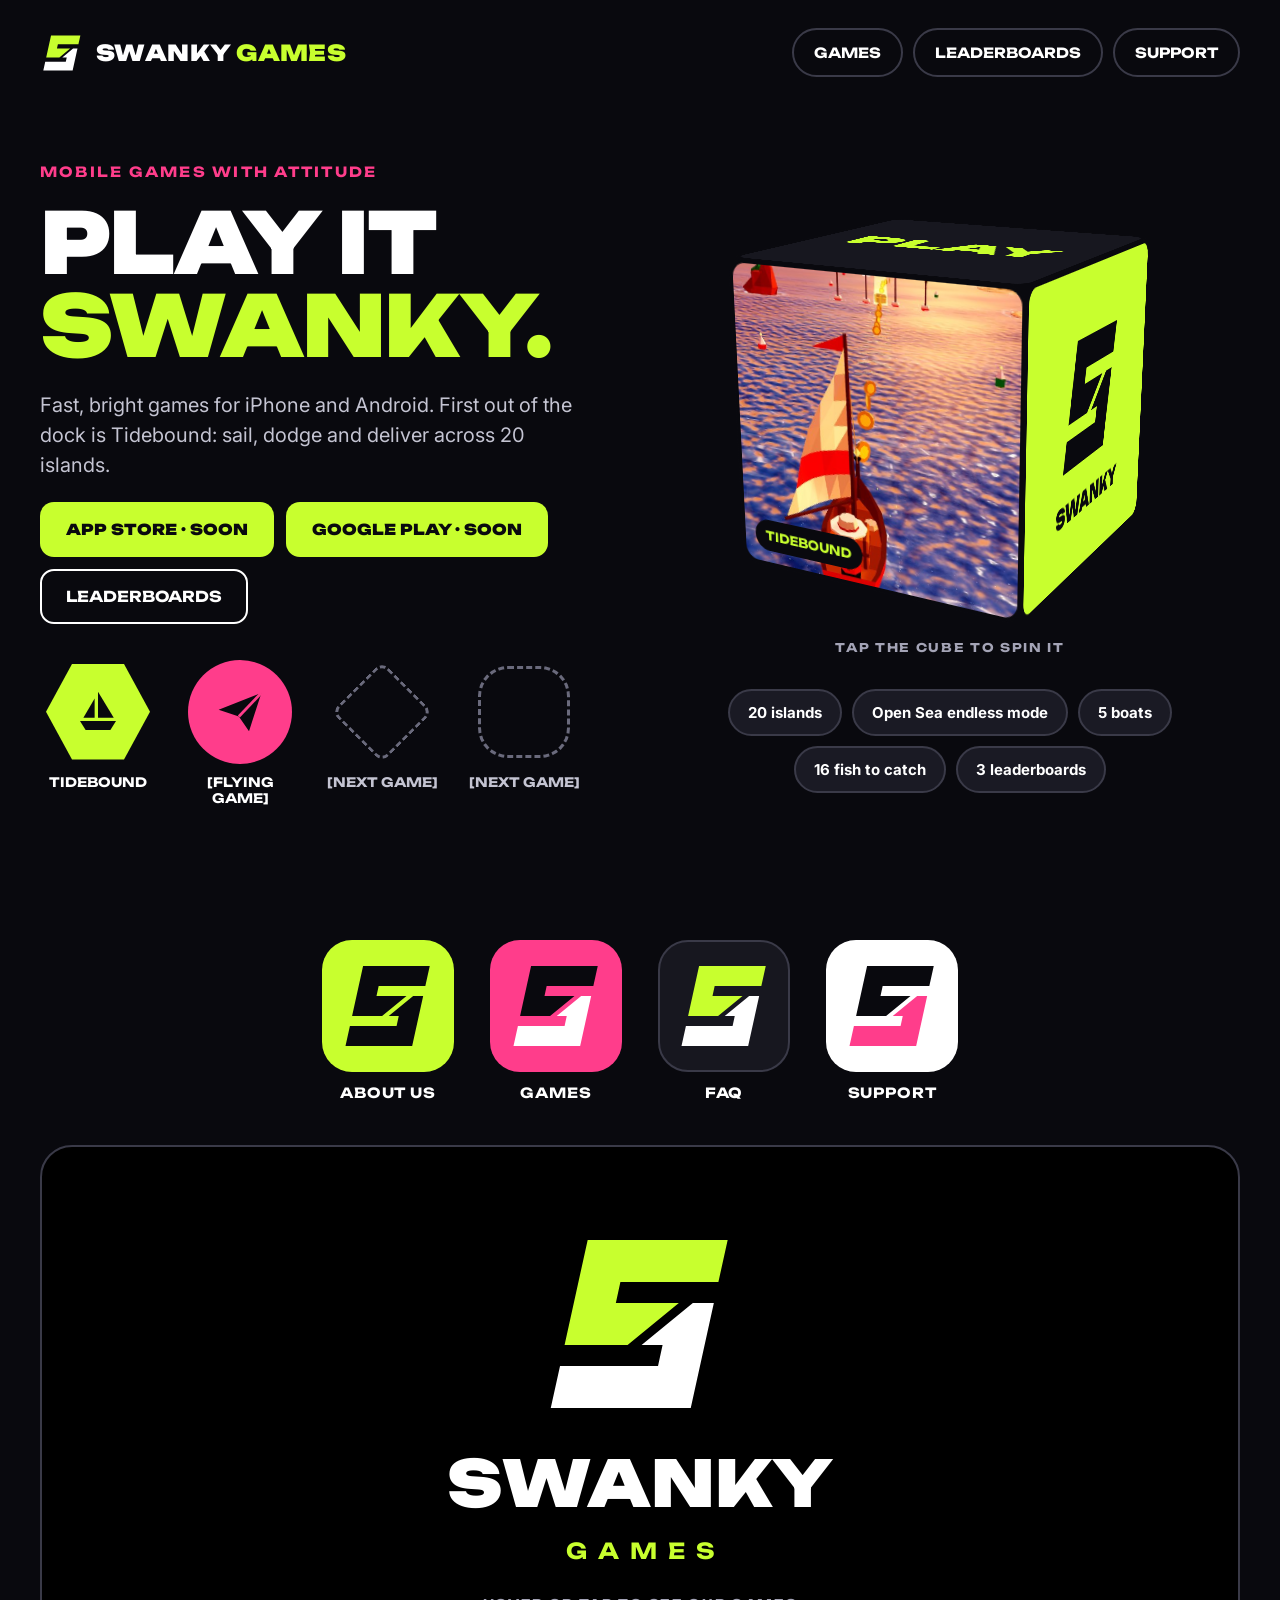
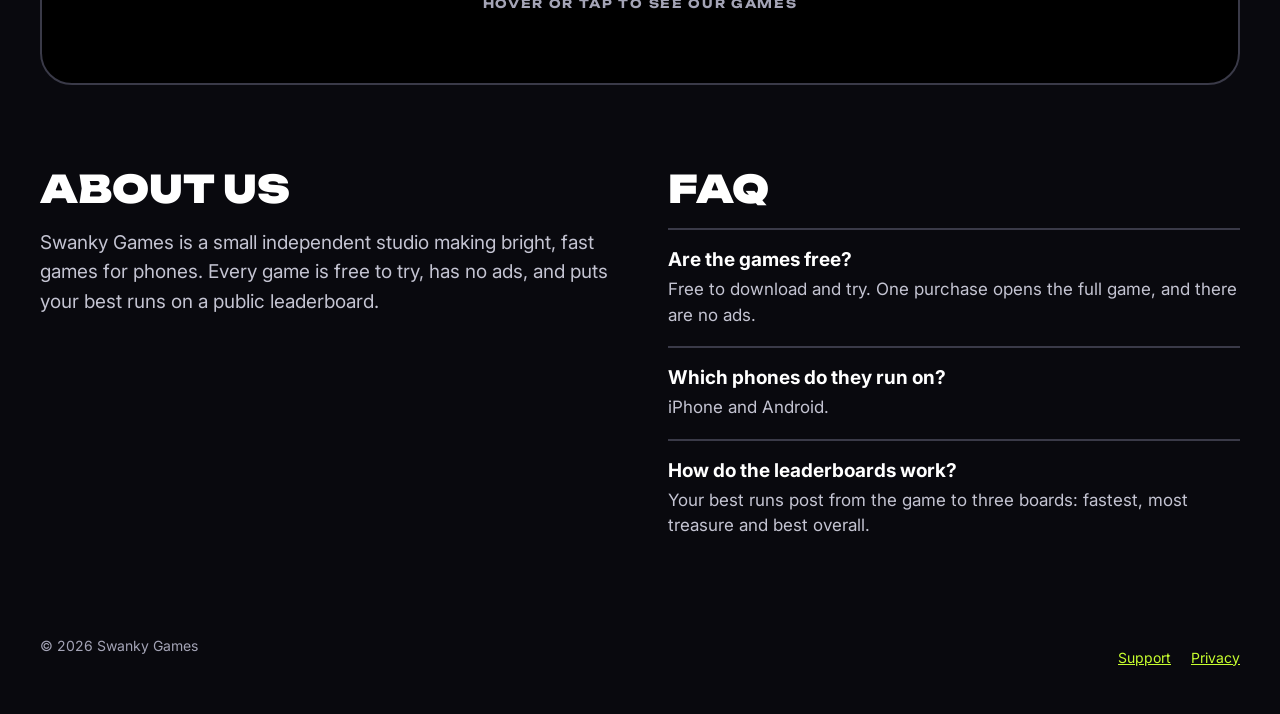
<file: index.html>
<!doctype html>
<html lang="en">
<head>
<meta charset="utf-8">
<meta name="viewport" content="width=device-width, initial-scale=1">
<title>Swanky Games: bright, fast mobile games</title>
<meta name="description" content="Swanky Games makes bright, fast games for iPhone and Android. First up: Tidebound, a sailing game across 20 islands.">
<meta property="og:title" content="Swanky Games: bright, fast mobile games">
<meta property="og:description" content="Swanky Games makes bright, fast games for iPhone and Android. First up: Tidebound, a sailing game across 20 islands.">
<meta property="og:image" content="https://swankygames.xyz/assets/img/tidebound-sunset.jpg">
<meta name="theme-color" content="#09090e">
<link rel="icon" href="/favicon.svg" type="image/svg+xml">
<link rel="preconnect" href="https://fonts.googleapis.com">
<link rel="preconnect" href="https://fonts.gstatic.com" crossorigin>
<link rel="stylesheet" href="https://fonts.googleapis.com/css2?family=Unbounded:wght@500;700;900&family=Inter:wght@400;500;700&display=swap">
<link rel="stylesheet" href="/assets/site.css">
</head>
<body>
<div style="background: #09090e; color: #ffffff; font-family: 'Inter', sans-serif">

<div style="min-height: 900px; box-sizing: border-box; padding: 28px 40px 36px; display: flex; flex-direction: column; gap: 28px">
<header style="display: flex; flex-wrap: wrap; align-items: center; justify-content: space-between; gap: 16px">
<a href="/" class="pop" style="display: flex; align-items: center; gap: 12px; color: #ffffff; text-decoration: none">
<svg viewBox="0 0 120 120" width="44" height="44" aria-hidden="true">
<polygon points="30.1,12.0 110.1,12.0 104.8,36.0 48.8,36.0 46.2,48.0 82.2,48.0 52.9,72.0 16.9,72.0" fill="#c8ff2e"></polygon>
<polygon points="102.2,48.0 89.0,108.0 9.0,108.0 14.3,84.0 70.3,84.0 72.9,72.0 60.9,72.0 90.2,48.0" fill="#ffffff"></polygon>
</svg>
<span style="font-family: 'Unbounded', sans-serif; font-size: 22px; font-weight: 900; letter-spacing: 0.02em">SWANKY<span style="color: #c8ff2e"> GAMES</span></span>
</a>
<nav style="display: flex; flex-wrap: wrap; gap: 10px; font-family: 'Unbounded', sans-serif; font-size: 14px; font-weight: 700">
<a href="#hub" class="pop chip" style="color: #ffffff; text-decoration: none; padding: 14px 20px; border: 2px solid #3a3a48; border-radius: 999px">GAMES</a>
<a href="#boards" class="pop chip" style="color: #ffffff; text-decoration: none; padding: 14px 20px; border: 2px solid #3a3a48; border-radius: 999px">LEADERBOARDS</a>
<a href="/support" class="pop chip" style="color: #ffffff; text-decoration: none; padding: 14px 20px; border: 2px solid #3a3a48; border-radius: 999px">SUPPORT</a>
</nav>
</header>

<main id="top" style="flex: 1; display: flex; flex-wrap: wrap; align-items: center; gap: 40px">

<div style="flex: 1 1 460px; display: flex; flex-direction: column; gap: 22px">
<p style="margin: 0; font-family: 'Unbounded', sans-serif; font-size: 14px; font-weight: 700; letter-spacing: 0.16em; color: #ff3d8b">MOBILE GAMES WITH ATTITUDE</p>
<h1 style="margin: 0; font-family: 'Unbounded', sans-serif; font-size: clamp(44px, 6.6vw, 100px); line-height: 0.98; font-weight: 900; letter-spacing: -0.02em">PLAY IT<br><span style="color: #c8ff2e">SWANKY.</span></h1>
<p style="margin: 0; font-size: 20px; line-height: 1.5; color: #c4c4d2; max-width: 27em">Fast, bright games for iPhone and Android. First out of the dock is Tidebound: sail, dodge and deliver across 20 islands.</p>
<div style="display: flex; flex-wrap: wrap; gap: 12px">
<a href="#" class="pop cta" style="display: inline-block; background: #c8ff2e; color: #09090e; font-family: 'Unbounded', sans-serif; font-size: 15px; font-weight: 900; text-decoration: none; padding: 18px 26px; border-radius: 14px">APP STORE · SOON</a>
<a href="#" class="pop cta" style="display: inline-block; background: #c8ff2e; color: #09090e; font-family: 'Unbounded', sans-serif; font-size: 15px; font-weight: 900; text-decoration: none; padding: 18px 26px; border-radius: 14px">GOOGLE PLAY · SOON</a>
<a id="boards" href="#" class="pop chip" style="display: inline-block; border: 2px solid #ffffff; color: #ffffff; font-family: 'Unbounded', sans-serif; font-size: 15px; font-weight: 700; text-decoration: none; padding: 16px 24px; border-radius: 14px">LEADERBOARDS</a>
</div>

<div id="lineup" style="display: flex; flex-wrap: wrap; align-items: flex-start; gap: 26px; margin-top: 14px">
<a href="/tidebound" class="pop" style="display: flex; flex-direction: column; align-items: center; gap: 10px; color: #ffffff; text-decoration: none; width: 116px">
<span style="width: 104px; height: 104px; background: #c8ff2e; clip-path: polygon(25% 4%, 75% 4%, 100% 50%, 75% 96%, 25% 96%, 0 50%); display: flex; align-items: center; justify-content: center">
<svg viewBox="0 0 48 48" width="54" height="54" aria-hidden="true"><path d="M8 32 H40 L35 40 H13 Z" fill="#09090e"></path><path d="M24 6 V29 H38 Z" fill="#09090e"></path><path d="M21 12 V29 H11 Z" fill="#09090e"></path></svg>
</span>
<span style="font-family: 'Unbounded', sans-serif; font-size: 13px; font-weight: 700; text-align: center">TIDEBOUND</span>
</a>
<a href="#" class="pop" style="display: flex; flex-direction: column; align-items: center; gap: 10px; color: #ffffff; text-decoration: none; width: 116px">
<span style="width: 104px; height: 104px; background: #ff3d8b; border-radius: 50%; display: flex; align-items: center; justify-content: center">
<svg viewBox="0 0 48 48" width="54" height="54" aria-hidden="true"><path d="M5 22 L43 7 L32 41 L23 28 Z" fill="#09090e"></path><path d="M23 28 L43 7" stroke="#ff3d8b" stroke-width="2.5"></path></svg>
</span>
<span style="font-family: 'Unbounded', sans-serif; font-size: 13px; font-weight: 700; text-align: center">[FLYING GAME]</span>
</a>
<a href="#" class="pop" style="display: flex; flex-direction: column; align-items: center; gap: 10px; color: #c4c4d2; text-decoration: none; width: 116px">
<span style="width: 104px; height: 104px; display: flex; align-items: center; justify-content: center">
<span style="width: 72px; height: 72px; border: 3px dashed #6a6a7c; transform: rotate(45deg); border-radius: 10px; box-sizing: border-box"></span>
</span>
<span style="font-family: 'Unbounded', sans-serif; font-size: 13px; font-weight: 700; text-align: center">[NEXT GAME]</span>
</a>
<a href="#" class="pop" style="display: flex; flex-direction: column; align-items: center; gap: 10px; color: #c4c4d2; text-decoration: none; width: 116px">
<span style="width: 104px; height: 104px; display: flex; align-items: center; justify-content: center">
<span style="width: 92px; height: 92px; border: 3px dashed #6a6a7c; border-radius: 30px; box-sizing: border-box"></span>
</span>
<span style="font-family: 'Unbounded', sans-serif; font-size: 13px; font-weight: 700; text-align: center">[NEXT GAME]</span>
</a>
</div>
</div>


<div style="flex: 1 1 460px; display: flex; flex-direction: column; gap: 34px; align-items: center">
<button type="button" id="swCube" aria-label="Spin the cube" class="sw-scene" style="background: none; border: 0; padding: 0; cursor: pointer; display: block; width: 300px; height: 300px; margin: 70px 0 60px">
<div class="sw-tilt" style="width: 300px; height: 300px">
<div class="sw-spin" style="width: 300px; height: 300px">
<div class="sw-cube">
<div class="sw-face" style="transform: rotateY(0deg) translateZ(150px); background: #1b1560"><img src="/assets/img/tidebound-sunset.jpg" alt="Tidebound: sailing into the sunset" style="width: 100%; height: 100%; object-fit: cover; display: block"><span style="position: absolute; left: 12px; bottom: 12px; background: #09090e; color: #c8ff2e; font-family: 'Unbounded', sans-serif; font-size: 13px; font-weight: 700; padding: 8px 12px; border-radius: 999px">TIDEBOUND</span></div>
<div class="sw-face" style="transform: rotateY(90deg) translateZ(150px); background: #c8ff2e"><div style="display: flex; flex-direction: column; align-items: center; justify-content: center; gap: 10px; width: 100%; height: 100%"><svg viewBox="0 0 120 120" width="150" height="150" aria-hidden="true">
<polygon points="30.1,12.0 110.1,12.0 104.8,36.0 48.8,36.0 46.2,48.0 82.2,48.0 52.9,72.0 16.9,72.0" fill="#09090e"></polygon>
<polygon points="102.2,48.0 89.0,108.0 9.0,108.0 14.3,84.0 70.3,84.0 72.9,72.0 60.9,72.0 90.2,48.0" fill="#09090e"></polygon>
</svg><span style="font-family: 'Unbounded', sans-serif; font-size: 26px; font-weight: 900; color: #09090e">SWANKY</span></div></div>
<div class="sw-face" style="transform: rotateY(180deg) translateZ(150px); background: #1b1560"><img src="/assets/img/tidebound-violet.jpg" alt="Tidebound: violet dusk with a dolphin" style="width: 100%; height: 100%; object-fit: cover; display: block"><span style="position: absolute; left: 12px; bottom: 12px; background: #09090e; color: #c8ff2e; font-family: 'Unbounded', sans-serif; font-size: 13px; font-weight: 700; padding: 8px 12px; border-radius: 999px">20 ISLANDS</span></div>
<div class="sw-face" style="transform: rotateY(-90deg) translateZ(150px); background: #ff3d8b"><div style="display: flex; flex-direction: column; align-items: center; justify-content: center; gap: 10px; width: 100%; height: 100%"><svg viewBox="0 0 48 48" width="120" height="120" aria-hidden="true"><path d="M5 22 L43 7 L32 41 L23 28 Z" fill="#09090e"></path></svg><span style="font-family: 'Unbounded', sans-serif; font-size: 18px; font-weight: 900; color: #09090e">[FLYING GAME]</span><span style="font-family: 'Unbounded', sans-serif; font-size: 12px; font-weight: 700; color: #09090e">NEXT UP</span></div></div>
<div class="sw-face" style="transform: rotateX(90deg) translateZ(150px); background: #17171f"><div style="display: flex; flex-direction: column; align-items: center; justify-content: center; gap: 10px; width: 100%; height: 100%"><span style="font-family: 'Unbounded', sans-serif; font-size: 64px; font-weight: 900; color: #c8ff2e">PLAY</span></div></div>
<div class="sw-face" style="transform: rotateX(-90deg) translateZ(150px); background: #17171f"></div>
</div>
</div>
</div>
</button>
<p style="margin: 0; font-family: 'Unbounded', sans-serif; font-size: 12px; font-weight: 700; letter-spacing: 0.14em; color: #a4a4b6">TAP THE CUBE TO SPIN IT</p>
<div style="display: flex; flex-wrap: wrap; gap: 10px; justify-content: center">
<a href="#" class="pop chip" style="background: #1a1a24; color: #ffffff; font-size: 15px; font-weight: 700; text-decoration: none; padding: 12px 18px; border-radius: 999px; border: 2px solid #3a3a48">20 islands</a>
<a href="#" class="pop chip" style="background: #1a1a24; color: #ffffff; font-size: 15px; font-weight: 700; text-decoration: none; padding: 12px 18px; border-radius: 999px; border: 2px solid #3a3a48">Open Sea endless mode</a>
<a href="#" class="pop chip" style="background: #1a1a24; color: #ffffff; font-size: 15px; font-weight: 700; text-decoration: none; padding: 12px 18px; border-radius: 999px; border: 2px solid #3a3a48">5 boats</a>
<a href="#" class="pop chip" style="background: #1a1a24; color: #ffffff; font-size: 15px; font-weight: 700; text-decoration: none; padding: 12px 18px; border-radius: 999px; border: 2px solid #3a3a48">16 fish to catch</a>
<a href="#" class="pop chip" style="background: #1a1a24; color: #ffffff; font-size: 15px; font-weight: 700; text-decoration: none; padding: 12px 18px; border-radius: 999px; border: 2px solid #3a3a48">3 leaderboards</a>
</div>
</div>

</main>
</div>

<section id="hub" style="max-width: 1240px; margin: 0 auto; padding: 40px 40px 80px; display: flex; flex-direction: column; gap: 44px">
<nav aria-label="Sections" style="display: flex; flex-wrap: wrap; justify-content: center; gap: 36px">
<a href="#about" class="pop" style="display: flex; flex-direction: column; align-items: center; gap: 12px; color: #ffffff; text-decoration: none"><span style="width: 132px; height: 132px; border-radius: 30px; background: #c8ff2e; box-sizing: border-box; display: flex; align-items: center; justify-content: center"><svg viewBox="0 0 120 120" width="100" height="100" aria-hidden="true">
<polygon points="30.1,12.0 110.1,12.0 104.8,36.0 48.8,36.0 46.2,48.0 82.2,48.0 52.9,72.0 16.9,72.0" fill="#09090e"></polygon>
<polygon points="102.2,48.0 89.0,108.0 9.0,108.0 14.3,84.0 70.3,84.0 72.9,72.0 60.9,72.0 90.2,48.0" fill="#09090e"></polygon>
</svg></span><span style="font-family: 'Unbounded', sans-serif; font-size: 14px; font-weight: 700; letter-spacing: 0.06em">ABOUT US</span></a>
<a href="#games" class="pop" style="display: flex; flex-direction: column; align-items: center; gap: 12px; color: #ffffff; text-decoration: none"><span style="width: 132px; height: 132px; border-radius: 30px; background: #ff3d8b; box-sizing: border-box; display: flex; align-items: center; justify-content: center"><svg viewBox="0 0 120 120" width="100" height="100" aria-hidden="true">
<polygon points="30.1,12.0 110.1,12.0 104.8,36.0 48.8,36.0 46.2,48.0 82.2,48.0 52.9,72.0 16.9,72.0" fill="#09090e"></polygon>
<polygon points="102.2,48.0 89.0,108.0 9.0,108.0 14.3,84.0 70.3,84.0 72.9,72.0 60.9,72.0 90.2,48.0" fill="#ffffff"></polygon>
</svg></span><span style="font-family: 'Unbounded', sans-serif; font-size: 14px; font-weight: 700; letter-spacing: 0.06em">GAMES</span></a>
<a href="#faq" class="pop" style="display: flex; flex-direction: column; align-items: center; gap: 12px; color: #ffffff; text-decoration: none"><span style="width: 132px; height: 132px; border-radius: 30px; background: #17171f; border: 2px solid #3a3a48; box-sizing: border-box; display: flex; align-items: center; justify-content: center"><svg viewBox="0 0 120 120" width="100" height="100" aria-hidden="true">
<polygon points="30.1,12.0 110.1,12.0 104.8,36.0 48.8,36.0 46.2,48.0 82.2,48.0 52.9,72.0 16.9,72.0" fill="#c8ff2e"></polygon>
<polygon points="102.2,48.0 89.0,108.0 9.0,108.0 14.3,84.0 70.3,84.0 72.9,72.0 60.9,72.0 90.2,48.0" fill="#ffffff"></polygon>
</svg></span><span style="font-family: 'Unbounded', sans-serif; font-size: 14px; font-weight: 700; letter-spacing: 0.06em">FAQ</span></a>
<a href="/support" class="pop" style="display: flex; flex-direction: column; align-items: center; gap: 12px; color: #ffffff; text-decoration: none"><span style="width: 132px; height: 132px; border-radius: 30px; background: #ffffff; box-sizing: border-box; display: flex; align-items: center; justify-content: center"><svg viewBox="0 0 120 120" width="100" height="100" aria-hidden="true">
<polygon points="30.1,12.0 110.1,12.0 104.8,36.0 48.8,36.0 46.2,48.0 82.2,48.0 52.9,72.0 16.9,72.0" fill="#09090e"></polygon>
<polygon points="102.2,48.0 89.0,108.0 9.0,108.0 14.3,84.0 70.3,84.0 72.9,72.0 60.9,72.0 90.2,48.0" fill="#ff3d8b"></polygon>
</svg></span><span style="font-family: 'Unbounded', sans-serif; font-size: 14px; font-weight: 700; letter-spacing: 0.06em">SUPPORT</span></a>
</nav>
<div id="games" class="sw-flip" tabindex="0">
<div class="sw-flip-inner">
<div class="sw-flip-face sw-flip-front" style="background: #000000; border: 2px solid #3a3a48; display: flex; flex-direction: column; align-items: center; justify-content: center; gap: 22px">
<svg viewBox="0 0 120 120" width="210" height="210" aria-hidden="true">
<polygon points="30.1,12.0 110.1,12.0 104.8,36.0 48.8,36.0 46.2,48.0 82.2,48.0 52.9,72.0 16.9,72.0" fill="#c8ff2e"></polygon>
<polygon points="102.2,48.0 89.0,108.0 9.0,108.0 14.3,84.0 70.3,84.0 72.9,72.0 60.9,72.0 90.2,48.0" fill="#ffffff"></polygon>
</svg>
<div style="font-family: 'Unbounded', sans-serif; font-size: 64px; font-weight: 900; line-height: 1">SWANKY</div>
<div style="font-family: 'Unbounded', sans-serif; font-size: 22px; font-weight: 700; letter-spacing: 0.5em; color: #c8ff2e; margin-right: -0.5em">GAMES</div>
<div style="font-family: 'Unbounded', sans-serif; font-size: 12px; font-weight: 700; letter-spacing: 0.14em; color: #a4a4b6; margin-top: 10px">HOVER OR TAP TO SEE OUR GAMES</div>
</div>
<div class="sw-flip-face sw-flip-back" style="background: #c8ff2e; color: #09090e; padding: 32px; display: flex; flex-direction: column; gap: 20px">
<div style="font-family: 'Unbounded', sans-serif; font-size: 34px; font-weight: 900">OUR GAMES</div>
<div style="flex: 1; display: flex; flex-wrap: wrap; gap: 20px; align-items: stretch">
<a href="/tidebound" class="pop" style="flex: 1 1 300px; max-width: 460px; background: #09090e; color: #ffffff; text-decoration: none; border-radius: 24px; padding: 18px; display: flex; gap: 18px; align-items: center"><img src="/assets/img/tidebound-sunset.jpg" alt="Tidebound gameplay at sunset" style="width: 150px; height: 266px; object-fit: cover; border-radius: 18px; display: block"><span style="display: flex; flex-direction: column; gap: 10px"><span style="font-family: 'Unbounded', sans-serif; font-size: 24px; font-weight: 900">TIDEBOUND</span><span style="font-size: 16px; line-height: 1.45; color: #c4c4d2">Sail, dodge and deliver across 20 islands. Free to try.</span><span style="font-family: 'Unbounded', sans-serif; font-size: 13px; font-weight: 700; color: #c8ff2e">VIEW GAME</span></span></a>
<a href="#" class="pop" style="flex: 1 1 300px; max-width: 460px; background: #09090e; color: #ffffff; text-decoration: none; border-radius: 24px; padding: 18px; display: flex; gap: 18px; align-items: center"><span style="width: 150px; height: 266px; border: 3px dashed #6a6a7c; border-radius: 18px; box-sizing: border-box; display: flex; align-items: center; justify-content: center; color: #c4c4d2; font-size: 13px; font-weight: 700; text-align: center; padding: 10px">[SCREENSHOT]</span><span style="display: flex; flex-direction: column; gap: 10px"><span style="font-family: 'Unbounded', sans-serif; font-size: 24px; font-weight: 900">[FLYING GAME]</span><span style="font-size: 16px; line-height: 1.45; color: #c4c4d2">Our next game takes to the air.</span><span style="font-family: 'Unbounded', sans-serif; font-size: 13px; font-weight: 700; color: #c8ff2e">COMING SOON</span></span></a>
</div>
</div>
</div>
</div>
</section>

<section style="max-width: 1240px; margin: 0 auto; padding: 0 40px 80px; display: flex; flex-wrap: wrap; gap: 56px">
<div id="about" style="flex: 1 1 380px; display: flex; flex-direction: column; gap: 16px">
<h2 style="margin: 0; font-family: 'Unbounded', sans-serif; font-size: 38px; font-weight: 900">ABOUT US</h2>
<p style="margin: 0; font-size: 19px; line-height: 1.55; color: #c4c4d2">Swanky Games is a small independent studio making bright, fast games for phones. Every game is free to try, has no ads, and puts your best runs on a public leaderboard.</p>
</div>
<div id="faq" style="flex: 1 1 380px; display: flex; flex-direction: column">
<h2 style="margin: 0 0 16px; font-family: 'Unbounded', sans-serif; font-size: 38px; font-weight: 900">FAQ</h2>
<div style="border-top: 2px solid #3a3a48; padding: 18px 0"><h3 style="margin: 0 0 6px; font-size: 19px; font-weight: 700">Are the games free?</h3><p style="margin: 0; font-size: 17px; line-height: 1.5; color: #c4c4d2">Free to download and try. One purchase opens the full game, and there are no ads.</p></div>
<div style="border-top: 2px solid #3a3a48; padding: 18px 0"><h3 style="margin: 0 0 6px; font-size: 19px; font-weight: 700">Which phones do they run on?</h3><p style="margin: 0; font-size: 17px; line-height: 1.5; color: #c4c4d2">iPhone and Android.</p></div>
<div style="border-top: 2px solid #3a3a48; padding: 18px 0"><h3 style="margin: 0 0 6px; font-size: 19px; font-weight: 700">How do the leaderboards work?</h3><p style="margin: 0; font-size: 17px; line-height: 1.5; color: #c4c4d2">Your best runs post from the game to three boards: fastest, most treasure and best overall.</p></div>
</div>
</section>

<div style="padding: 0 40px 36px">
<footer id="support" style="display: flex; flex-wrap: wrap; justify-content: space-between; gap: 12px; font-size: 14px; color: #a4a4b6">
<span>&copy; 2026 Swanky Games</span>
<span style="display: flex; flex-wrap: wrap; gap: 20px"><a href="/support" style="padding: 12px 0">Support</a><a href="/privacy" style="padding: 12px 0">Privacy</a></span>
</footer>
</div>

</div>
<script src="/assets/site.js" defer></script>
</body>
</html>
</file>
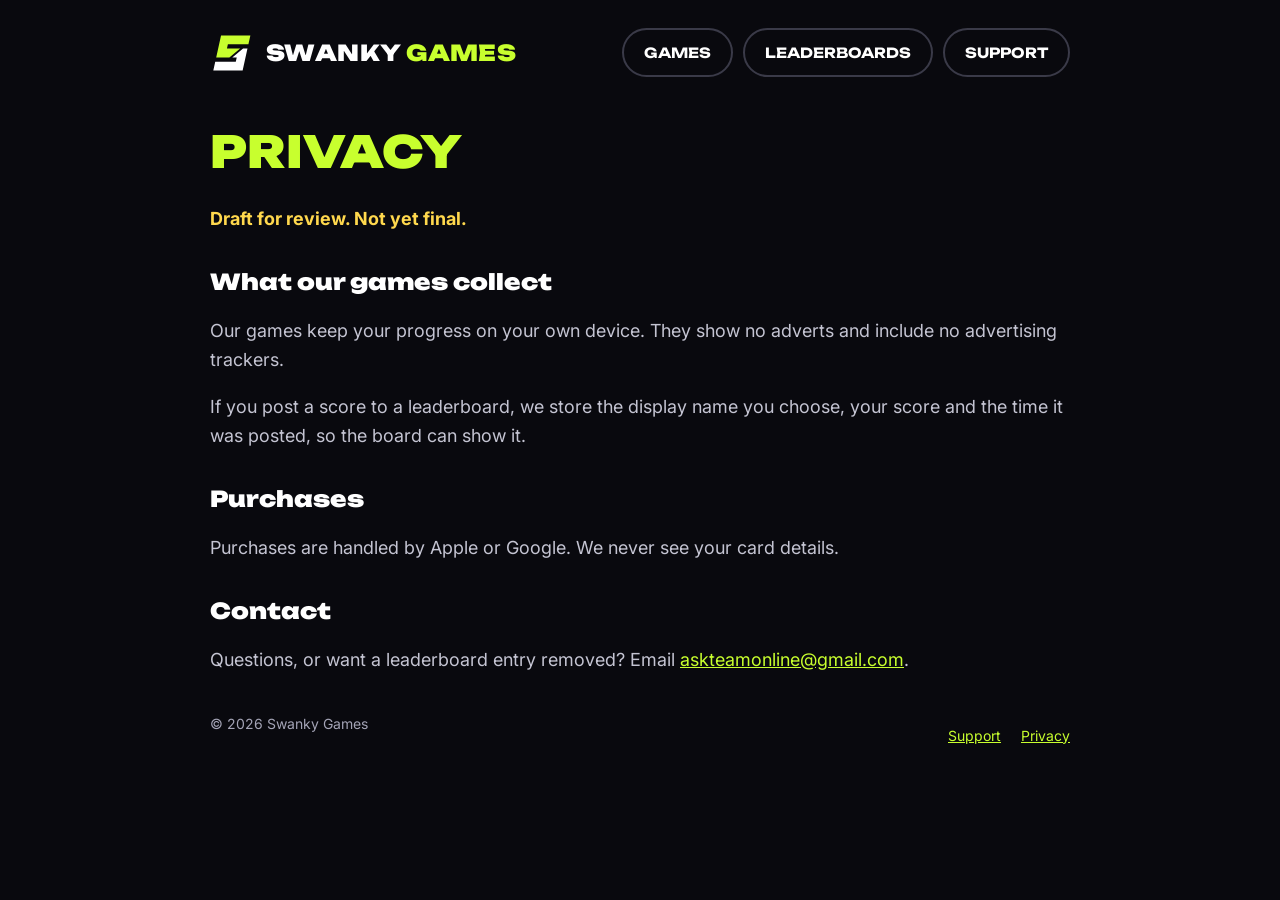
<file: privacy/index.html>
<!doctype html>
<html lang="en">
<head>
<meta charset="utf-8">
<meta name="viewport" content="width=device-width, initial-scale=1">
<title>Privacy: Swanky Games</title>
<meta name="description" content="How Swanky Games handles your information.">
<meta name="theme-color" content="#09090e">
<link rel="icon" href="/favicon.svg" type="image/svg+xml">
<link rel="preconnect" href="https://fonts.googleapis.com">
<link rel="preconnect" href="https://fonts.gstatic.com" crossorigin>
<link rel="stylesheet" href="https://fonts.googleapis.com/css2?family=Unbounded:wght@500;700;900&family=Inter:wght@400;500;700&display=swap">
<link rel="stylesheet" href="/assets/site.css">
</head>
<body>
<div style="background: #09090e; color: #ffffff; font-family: 'Inter', sans-serif; min-height: 100vh">
<div style="max-width: 860px; margin: 0 auto; padding: 28px 40px 60px; display: flex; flex-direction: column; gap: 40px">
<header style="display: flex; flex-wrap: wrap; align-items: center; justify-content: space-between; gap: 16px">
<a href="/" class="pop" style="display: flex; align-items: center; gap: 12px; color: #ffffff; text-decoration: none">
<svg viewBox="0 0 120 120" width="44" height="44" aria-hidden="true">
<polygon points="30.1,12.0 110.1,12.0 104.8,36.0 48.8,36.0 46.2,48.0 82.2,48.0 52.9,72.0 16.9,72.0" fill="#c8ff2e"></polygon>
<polygon points="102.2,48.0 89.0,108.0 9.0,108.0 14.3,84.0 70.3,84.0 72.9,72.0 60.9,72.0 90.2,48.0" fill="#ffffff"></polygon>
</svg>
<span style="font-family: 'Unbounded', sans-serif; font-size: 22px; font-weight: 900; letter-spacing: 0.02em">SWANKY<span style="color: #c8ff2e"> GAMES</span></span>
</a>
<nav style="display: flex; flex-wrap: wrap; gap: 10px; font-family: 'Unbounded', sans-serif; font-size: 14px; font-weight: 700">
<a href="/#hub" class="pop chip" style="color: #ffffff; text-decoration: none; padding: 14px 20px; border: 2px solid #3a3a48; border-radius: 999px">GAMES</a>
<a href="/#boards" class="pop chip" style="color: #ffffff; text-decoration: none; padding: 14px 20px; border: 2px solid #3a3a48; border-radius: 999px">LEADERBOARDS</a>
<a href="/support" class="pop chip" style="color: #ffffff; text-decoration: none; padding: 14px 20px; border: 2px solid #3a3a48; border-radius: 999px">SUPPORT</a>
</nav>
</header>
<main style="display: flex; flex-direction: column; gap: 18px; font-size: 18px; line-height: 1.6; color: #c4c4d2">
<h1 style="margin: 0; font-family: 'Unbounded', sans-serif; font-size: 44px; font-weight: 900; color: #c8ff2e">PRIVACY</h1>
<p style="margin: 0"><strong style="color: #ffd84d">Draft for review. Not yet final.</strong></p>
<h2 style="margin: 12px 0 0; font-family: 'Unbounded', sans-serif; font-size: 22px; font-weight: 900; color: #ffffff">What our games collect</h2>
<p style="margin: 0">Our games keep your progress on your own device. They show no adverts and include no advertising trackers.</p>
<p style="margin: 0">If you post a score to a leaderboard, we store the display name you choose, your score and the time it was posted, so the board can show it.</p>
<h2 style="margin: 12px 0 0; font-family: 'Unbounded', sans-serif; font-size: 22px; font-weight: 900; color: #ffffff">Purchases</h2>
<p style="margin: 0">Purchases are handled by Apple or Google. We never see your card details.</p>
<h2 style="margin: 12px 0 0; font-family: 'Unbounded', sans-serif; font-size: 22px; font-weight: 900; color: #ffffff">Contact</h2>
<p style="margin: 0">Questions, or want a leaderboard entry removed? Email <a href="mailto:askteamonline@gmail.com">askteamonline@gmail.com</a>.</p>
</main>
<footer id="support" style="display: flex; flex-wrap: wrap; justify-content: space-between; gap: 12px; font-size: 14px; color: #a4a4b6">
<span>&copy; 2026 Swanky Games</span>
<span style="display: flex; flex-wrap: wrap; gap: 20px"><a href="/support" style="padding: 12px 0">Support</a><a href="/privacy" style="padding: 12px 0">Privacy</a></span>
</footer>
</div>
</div>
</body>
</html>
</file>
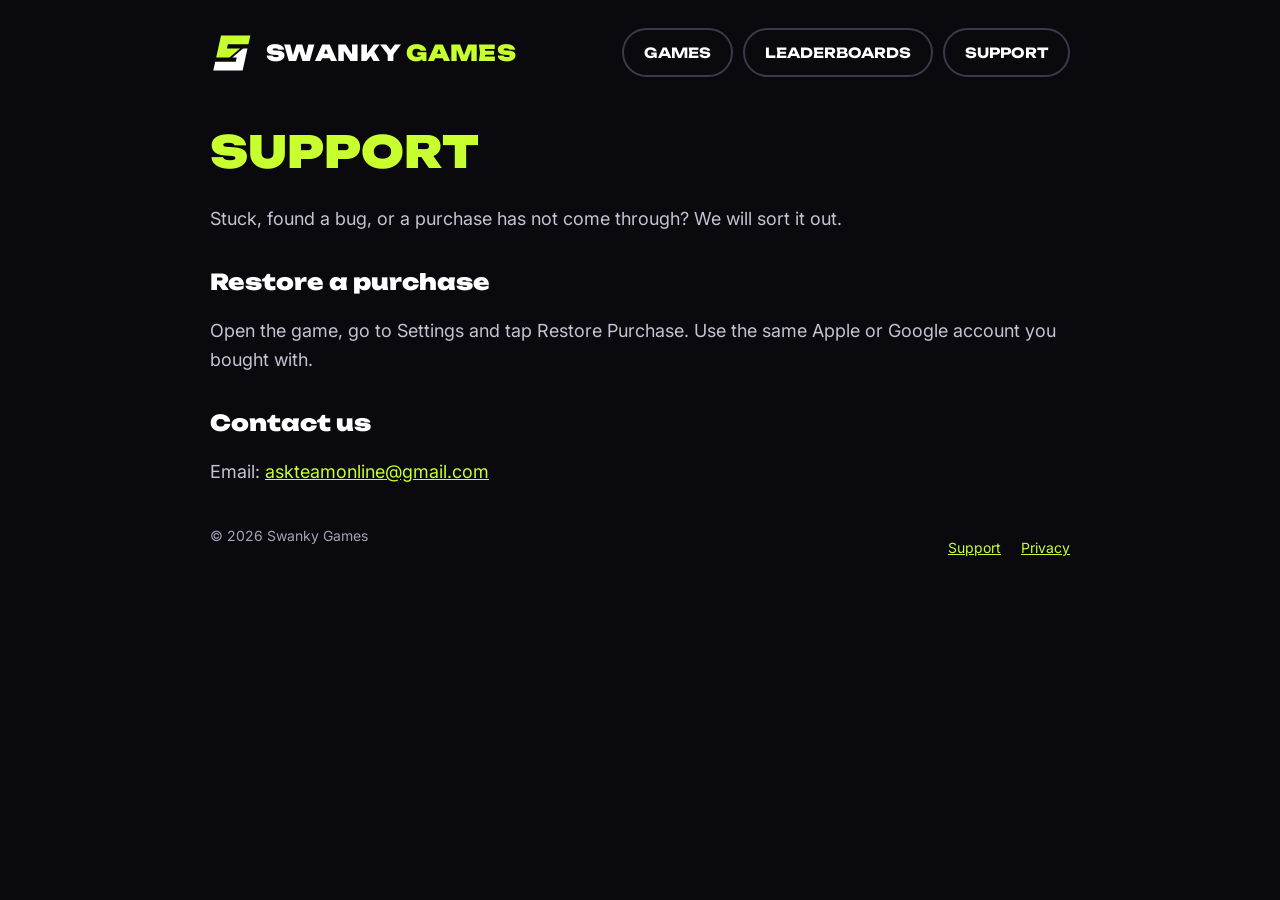
<file: support/index.html>
<!doctype html>
<html lang="en">
<head>
<meta charset="utf-8">
<meta name="viewport" content="width=device-width, initial-scale=1">
<title>Support: Swanky Games</title>
<meta name="description" content="Help with Swanky Games titles.">
<meta name="theme-color" content="#09090e">
<link rel="icon" href="/favicon.svg" type="image/svg+xml">
<link rel="preconnect" href="https://fonts.googleapis.com">
<link rel="preconnect" href="https://fonts.gstatic.com" crossorigin>
<link rel="stylesheet" href="https://fonts.googleapis.com/css2?family=Unbounded:wght@500;700;900&family=Inter:wght@400;500;700&display=swap">
<link rel="stylesheet" href="/assets/site.css">
</head>
<body>
<div style="background: #09090e; color: #ffffff; font-family: 'Inter', sans-serif; min-height: 100vh">
<div style="max-width: 860px; margin: 0 auto; padding: 28px 40px 60px; display: flex; flex-direction: column; gap: 40px">
<header style="display: flex; flex-wrap: wrap; align-items: center; justify-content: space-between; gap: 16px">
<a href="/" class="pop" style="display: flex; align-items: center; gap: 12px; color: #ffffff; text-decoration: none">
<svg viewBox="0 0 120 120" width="44" height="44" aria-hidden="true">
<polygon points="30.1,12.0 110.1,12.0 104.8,36.0 48.8,36.0 46.2,48.0 82.2,48.0 52.9,72.0 16.9,72.0" fill="#c8ff2e"></polygon>
<polygon points="102.2,48.0 89.0,108.0 9.0,108.0 14.3,84.0 70.3,84.0 72.9,72.0 60.9,72.0 90.2,48.0" fill="#ffffff"></polygon>
</svg>
<span style="font-family: 'Unbounded', sans-serif; font-size: 22px; font-weight: 900; letter-spacing: 0.02em">SWANKY<span style="color: #c8ff2e"> GAMES</span></span>
</a>
<nav style="display: flex; flex-wrap: wrap; gap: 10px; font-family: 'Unbounded', sans-serif; font-size: 14px; font-weight: 700">
<a href="/#hub" class="pop chip" style="color: #ffffff; text-decoration: none; padding: 14px 20px; border: 2px solid #3a3a48; border-radius: 999px">GAMES</a>
<a href="/#boards" class="pop chip" style="color: #ffffff; text-decoration: none; padding: 14px 20px; border: 2px solid #3a3a48; border-radius: 999px">LEADERBOARDS</a>
<a href="/support" class="pop chip" style="color: #ffffff; text-decoration: none; padding: 14px 20px; border: 2px solid #3a3a48; border-radius: 999px">SUPPORT</a>
</nav>
</header>
<main style="display: flex; flex-direction: column; gap: 18px; font-size: 18px; line-height: 1.6; color: #c4c4d2">
<h1 style="margin: 0; font-family: 'Unbounded', sans-serif; font-size: 44px; font-weight: 900; color: #c8ff2e">SUPPORT</h1>
<p style="margin: 0">Stuck, found a bug, or a purchase has not come through? We will sort it out.</p>
<h2 style="margin: 12px 0 0; font-family: 'Unbounded', sans-serif; font-size: 22px; font-weight: 900; color: #ffffff">Restore a purchase</h2>
<p style="margin: 0">Open the game, go to Settings and tap Restore Purchase. Use the same Apple or Google account you bought with.</p>
<h2 style="margin: 12px 0 0; font-family: 'Unbounded', sans-serif; font-size: 22px; font-weight: 900; color: #ffffff">Contact us</h2>
<p style="margin: 0">Email: <a href="mailto:askteamonline@gmail.com">askteamonline@gmail.com</a></p>
</main>
<footer id="support" style="display: flex; flex-wrap: wrap; justify-content: space-between; gap: 12px; font-size: 14px; color: #a4a4b6">
<span>&copy; 2026 Swanky Games</span>
<span style="display: flex; flex-wrap: wrap; gap: 20px"><a href="/support" style="padding: 12px 0">Support</a><a href="/privacy" style="padding: 12px 0">Privacy</a></span>
</footer>
</div>
</div>
</body>
</html>
</file>
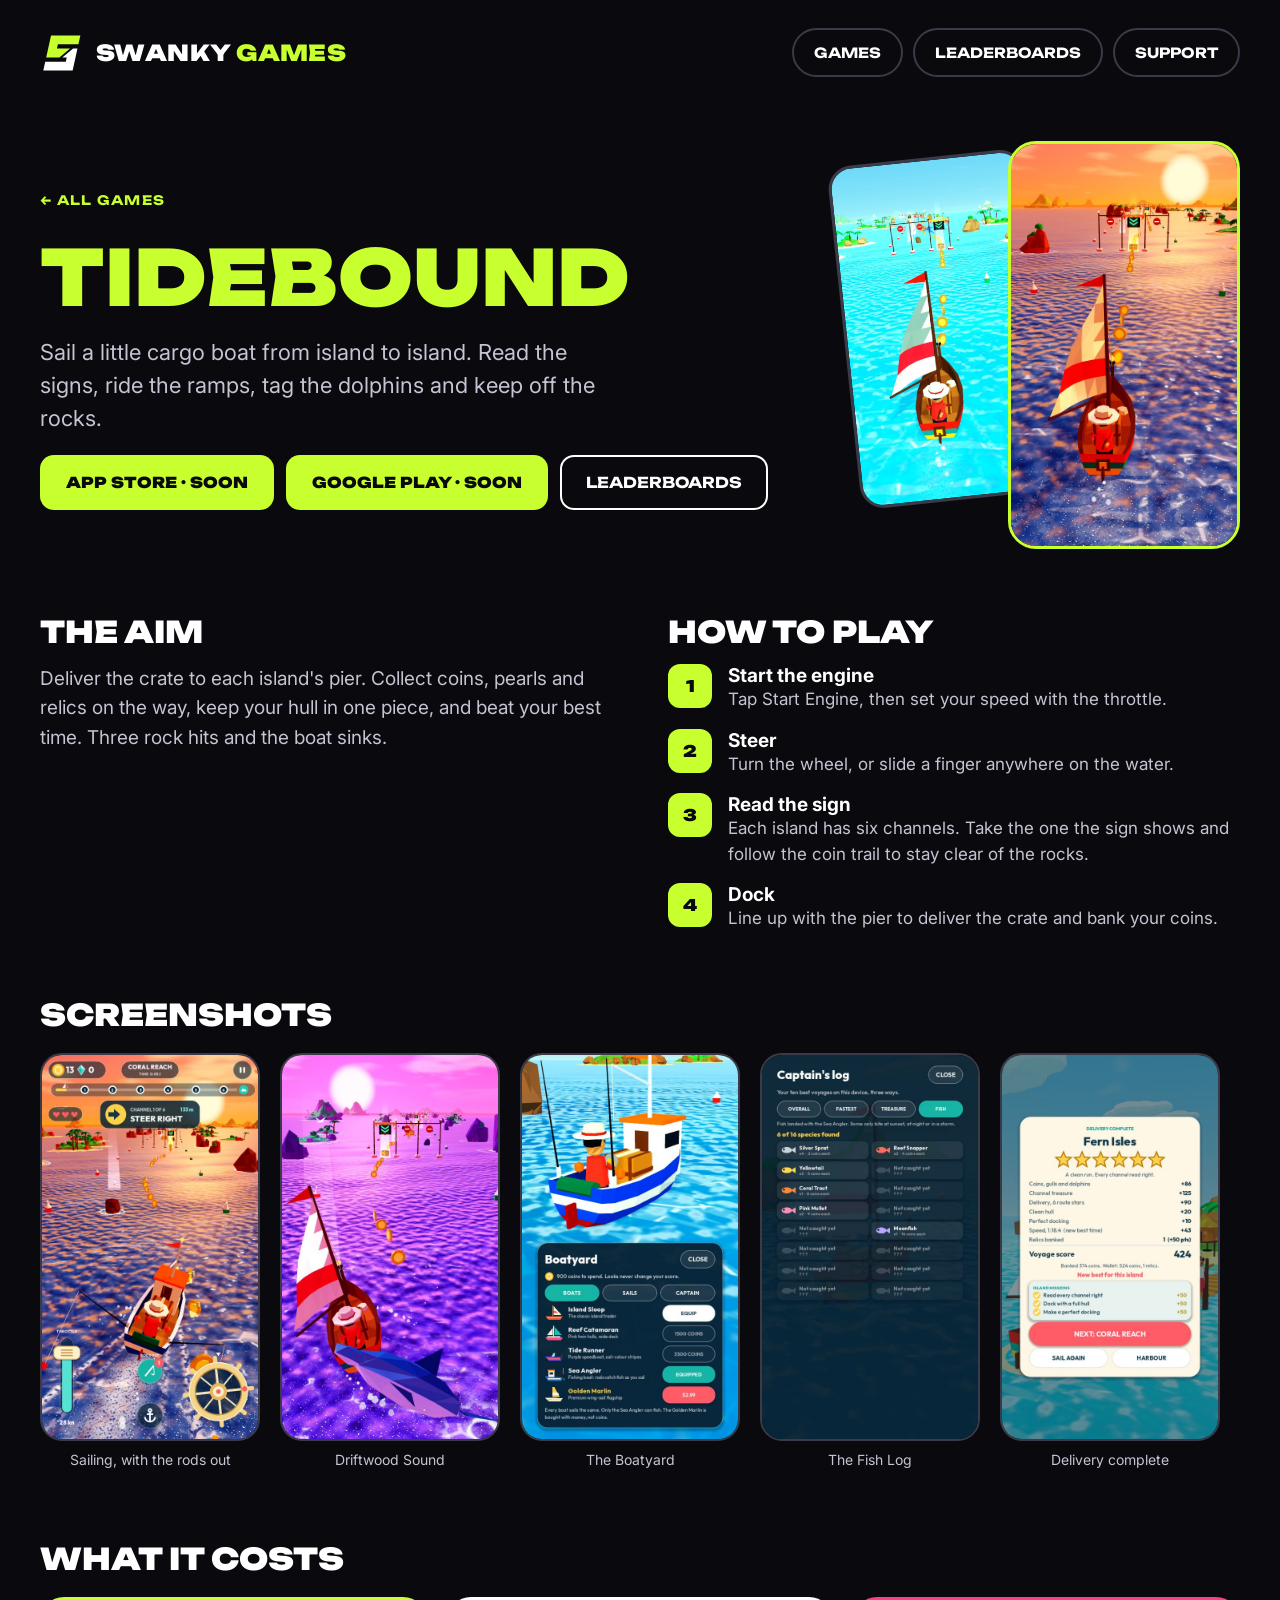
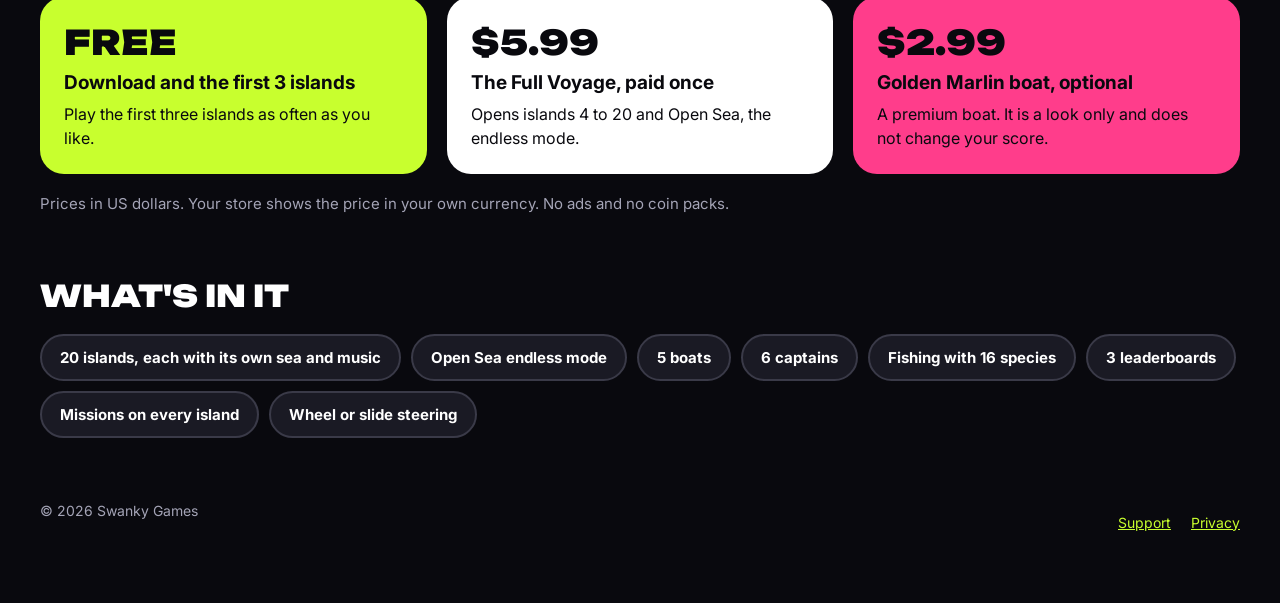
<file: tidebound/index.html>
<!doctype html>
<html lang="en">
<head>
<meta charset="utf-8">
<meta name="viewport" content="width=device-width, initial-scale=1">
<title>Tidebound by Swanky Games</title>
<meta name="description" content="Tidebound: sail, dodge and deliver across 20 islands. Free to try on iPhone and Android.">
<meta property="og:title" content="Tidebound by Swanky Games">
<meta property="og:description" content="Tidebound: sail, dodge and deliver across 20 islands. Free to try on iPhone and Android.">
<meta property="og:image" content="https://swankygames.xyz/assets/img/tidebound-sunset.jpg">
<meta name="theme-color" content="#09090e">
<link rel="icon" href="/favicon.svg" type="image/svg+xml">
<link rel="preconnect" href="https://fonts.googleapis.com">
<link rel="preconnect" href="https://fonts.gstatic.com" crossorigin>
<link rel="stylesheet" href="https://fonts.googleapis.com/css2?family=Unbounded:wght@500;700;900&family=Inter:wght@400;500;700&display=swap">
<link rel="stylesheet" href="/assets/site.css">
</head>
<body>
<div style="background: #09090e; color: #ffffff; font-family: 'Inter', sans-serif">
<div style="max-width: 1240px; margin: 0 auto; padding: 28px 40px 60px; display: flex; flex-direction: column; gap: 64px">

<header style="display: flex; flex-wrap: wrap; align-items: center; justify-content: space-between; gap: 16px">
<a href="/" class="pop" style="display: flex; align-items: center; gap: 12px; color: #ffffff; text-decoration: none">
<svg viewBox="0 0 120 120" width="44" height="44" aria-hidden="true">
<polygon points="30.1,12.0 110.1,12.0 104.8,36.0 48.8,36.0 46.2,48.0 82.2,48.0 52.9,72.0 16.9,72.0" fill="#c8ff2e"></polygon>
<polygon points="102.2,48.0 89.0,108.0 9.0,108.0 14.3,84.0 70.3,84.0 72.9,72.0 60.9,72.0 90.2,48.0" fill="#ffffff"></polygon>
</svg>
<span style="font-family: 'Unbounded', sans-serif; font-size: 22px; font-weight: 900; letter-spacing: 0.02em">SWANKY<span style="color: #c8ff2e"> GAMES</span></span>
</a>
<nav style="display: flex; flex-wrap: wrap; gap: 10px; font-family: 'Unbounded', sans-serif; font-size: 14px; font-weight: 700">
<a href="/#hub" class="pop chip" style="color: #ffffff; text-decoration: none; padding: 14px 20px; border: 2px solid #3a3a48; border-radius: 999px">GAMES</a>
<a href="/#boards" class="pop chip" style="color: #ffffff; text-decoration: none; padding: 14px 20px; border: 2px solid #3a3a48; border-radius: 999px">LEADERBOARDS</a>
<a href="/support" class="pop chip" style="color: #ffffff; text-decoration: none; padding: 14px 20px; border: 2px solid #3a3a48; border-radius: 999px">SUPPORT</a>
</nav>
</header>

<section style="display: flex; flex-wrap: wrap; gap: 48px; align-items: center">
<div style="flex: 1 1 440px; display: flex; flex-direction: column; gap: 20px">
<a href="/#hub" style="font-family: 'Unbounded', sans-serif; font-size: 13px; font-weight: 700; letter-spacing: 0.1em; text-decoration: none; padding: 12px 0">&larr; ALL GAMES</a>
<h1 style="margin: 0; font-family: 'Unbounded', sans-serif; font-size: clamp(44px, 6vw, 88px); line-height: 1; font-weight: 900; color: #c8ff2e">TIDEBOUND</h1>
<p style="margin: 0; font-size: 22px; line-height: 1.5; color: #c4c4d2; max-width: 26em">Sail a little cargo boat from island to island. Read the signs, ride the ramps, tag the dolphins and keep off the rocks.</p>
<div style="display: flex; flex-wrap: wrap; gap: 12px">
<a href="#" class="pop cta" style="display: inline-block; background: #c8ff2e; color: #09090e; font-family: 'Unbounded', sans-serif; font-size: 15px; font-weight: 900; text-decoration: none; padding: 18px 26px; border-radius: 14px">APP STORE · SOON</a>
<a href="#" class="pop cta" style="display: inline-block; background: #c8ff2e; color: #09090e; font-family: 'Unbounded', sans-serif; font-size: 15px; font-weight: 900; text-decoration: none; padding: 18px 26px; border-radius: 14px">GOOGLE PLAY · SOON</a>
<a href="#" class="pop chip" style="display: inline-block; border: 2px solid #ffffff; color: #ffffff; font-family: 'Unbounded', sans-serif; font-size: 15px; font-weight: 700; text-decoration: none; padding: 16px 24px; border-radius: 14px">LEADERBOARDS</a>
</div>
</div>
<div style="flex: 0 1 auto; display: flex; justify-content: center; gap: 0">
<img src="/assets/img/tidebound-turquoise.jpg" alt="Tidebound: bright turquoise water" style="width: 190px; height: 338px; object-fit: cover; border-radius: 24px; border: 3px solid #3a3a48; transform: rotate(-6deg) translateY(16px); margin-right: -30px">
<img src="/assets/img/tidebound-sunset.jpg" alt="Tidebound: sailing into the sunset" style="width: 226px; height: 402px; object-fit: cover; border-radius: 28px; border: 3px solid #c8ff2e; position: relative; z-index: 1">
</div>
</section>

<section style="display: flex; flex-wrap: wrap; gap: 56px">
<div style="flex: 1 1 380px; display: flex; flex-direction: column; gap: 14px">
<h2 style="margin: 0; font-family: 'Unbounded', sans-serif; font-size: 30px; font-weight: 900">THE AIM</h2>
<p style="margin: 0; font-size: 19px; line-height: 1.55; color: #c4c4d2">Deliver the crate to each island's pier. Collect coins, pearls and relics on the way, keep your hull in one piece, and beat your best time. Three rock hits and the boat sinks.</p>
</div>
<div style="flex: 1 1 380px; display: flex; flex-direction: column; gap: 14px">
<h2 style="margin: 0; font-family: 'Unbounded', sans-serif; font-size: 30px; font-weight: 900">HOW TO PLAY</h2>
<ol style="margin: 0; padding: 0; list-style: none; display: flex; flex-direction: column; gap: 16px">
<li style="display: flex; gap: 16px; align-items: flex-start"><span style="flex: 0 0 auto; width: 44px; height: 44px; border-radius: 12px; background: #c8ff2e; color: #09090e; font-family: 'Unbounded', sans-serif; font-weight: 900; display: flex; align-items: center; justify-content: center">1</span><span><strong style="display: block; font-size: 19px">Start the engine</strong><span style="font-size: 17px; line-height: 1.5; color: #c4c4d2">Tap Start Engine, then set your speed with the throttle.</span></span></li>
<li style="display: flex; gap: 16px; align-items: flex-start"><span style="flex: 0 0 auto; width: 44px; height: 44px; border-radius: 12px; background: #c8ff2e; color: #09090e; font-family: 'Unbounded', sans-serif; font-weight: 900; display: flex; align-items: center; justify-content: center">2</span><span><strong style="display: block; font-size: 19px">Steer</strong><span style="font-size: 17px; line-height: 1.5; color: #c4c4d2">Turn the wheel, or slide a finger anywhere on the water.</span></span></li>
<li style="display: flex; gap: 16px; align-items: flex-start"><span style="flex: 0 0 auto; width: 44px; height: 44px; border-radius: 12px; background: #c8ff2e; color: #09090e; font-family: 'Unbounded', sans-serif; font-weight: 900; display: flex; align-items: center; justify-content: center">3</span><span><strong style="display: block; font-size: 19px">Read the sign</strong><span style="font-size: 17px; line-height: 1.5; color: #c4c4d2">Each island has six channels. Take the one the sign shows and follow the coin trail to stay clear of the rocks.</span></span></li>
<li style="display: flex; gap: 16px; align-items: flex-start"><span style="flex: 0 0 auto; width: 44px; height: 44px; border-radius: 12px; background: #c8ff2e; color: #09090e; font-family: 'Unbounded', sans-serif; font-weight: 900; display: flex; align-items: center; justify-content: center">4</span><span><strong style="display: block; font-size: 19px">Dock</strong><span style="font-size: 17px; line-height: 1.5; color: #c4c4d2">Line up with the pier to deliver the crate and bank your coins.</span></span></li>
</ol>
</div>
</section>

<section style="display: flex; flex-direction: column; gap: 20px">
<h2 style="margin: 0; font-family: 'Unbounded', sans-serif; font-size: 30px; font-weight: 900">SCREENSHOTS</h2>
<div style="display: flex; gap: 20px; overflow-x: auto; padding-bottom: 8px">
<figure style="margin: 0; flex: 0 0 auto; display: flex; flex-direction: column; gap: 10px"><img src="/assets/img/tidebound-fishing.jpg" alt="Tidebound: sailing the fishing boat with rods out" style="width: 216px; height: 384px; object-fit: cover; border-radius: 22px; border: 2px solid #3a3a48; display: block"><figcaption style="font-size: 14px; color: #c4c4d2; text-align: center">Sailing, with the rods out</figcaption></figure>
<figure style="margin: 0; flex: 0 0 auto; display: flex; flex-direction: column; gap: 10px"><img src="/assets/img/tidebound-violet.jpg" alt="Tidebound: violet dusk island" style="width: 216px; height: 384px; object-fit: cover; border-radius: 22px; border: 2px solid #3a3a48; display: block"><figcaption style="font-size: 14px; color: #c4c4d2; text-align: center">Driftwood Sound</figcaption></figure>
<figure style="margin: 0; flex: 0 0 auto; display: flex; flex-direction: column; gap: 10px"><img src="/assets/img/tidebound-boatyard.jpg" alt="Tidebound: the Boatyard" style="width: 216px; height: 384px; object-fit: cover; border-radius: 22px; border: 2px solid #3a3a48; display: block"><figcaption style="font-size: 14px; color: #c4c4d2; text-align: center">The Boatyard</figcaption></figure>
<figure style="margin: 0; flex: 0 0 auto; display: flex; flex-direction: column; gap: 10px"><img src="/assets/img/tidebound-fishlog.jpg" alt="Tidebound: the Fish Log" style="width: 216px; height: 384px; object-fit: cover; border-radius: 22px; border: 2px solid #3a3a48; display: block"><figcaption style="font-size: 14px; color: #c4c4d2; text-align: center">The Fish Log</figcaption></figure>
<figure style="margin: 0; flex: 0 0 auto; display: flex; flex-direction: column; gap: 10px"><img src="/assets/img/tidebound-results.jpg" alt="Tidebound: delivery results" style="width: 216px; height: 384px; object-fit: cover; border-radius: 22px; border: 2px solid #3a3a48; display: block"><figcaption style="font-size: 14px; color: #c4c4d2; text-align: center">Delivery complete</figcaption></figure>
</div>
</section>

<section style="display: flex; flex-direction: column; gap: 20px">
<h2 style="margin: 0; font-family: 'Unbounded', sans-serif; font-size: 30px; font-weight: 900">WHAT IT COSTS</h2>
<div style="display: flex; flex-wrap: wrap; gap: 20px">
<div class="pop" style="flex: 1 1 250px; background: #c8ff2e; color: #09090e; border-radius: 24px; padding: 24px; display: flex; flex-direction: column; gap: 8px"><span style="font-family: 'Unbounded', sans-serif; font-size: 34px; font-weight: 900">FREE</span><strong style="font-size: 19px">Download and the first 3 islands</strong><span style="font-size: 16px; line-height: 1.5">Play the first three islands as often as you like.</span></div>
<div class="pop" style="flex: 1 1 250px; background: #ffffff; color: #09090e; border-radius: 24px; padding: 24px; display: flex; flex-direction: column; gap: 8px"><span style="font-family: 'Unbounded', sans-serif; font-size: 34px; font-weight: 900">$5.99</span><strong style="font-size: 19px">The Full Voyage, paid once</strong><span style="font-size: 16px; line-height: 1.5">Opens islands 4 to 20 and Open Sea, the endless mode.</span></div>
<div class="pop" style="flex: 1 1 250px; background: #ff3d8b; color: #09090e; border-radius: 24px; padding: 24px; display: flex; flex-direction: column; gap: 8px"><span style="font-family: 'Unbounded', sans-serif; font-size: 34px; font-weight: 900">$2.99</span><strong style="font-size: 19px">Golden Marlin boat, optional</strong><span style="font-size: 16px; line-height: 1.5">A premium boat. It is a look only and does not change your score.</span></div>
</div>
<p style="margin: 0; font-size: 15px; color: #a4a4b6">Prices in US dollars. Your store shows the price in your own currency. No ads and no coin packs.</p>
</section>

<section style="display: flex; flex-direction: column; gap: 20px">
<h2 style="margin: 0; font-family: 'Unbounded', sans-serif; font-size: 30px; font-weight: 900">WHAT'S IN IT</h2>
<ul style="margin: 0; padding: 0; list-style: none; display: flex; flex-wrap: wrap; gap: 10px">
<li class="pop chip" style="background: #1a1a24; font-size: 15px; font-weight: 700; padding: 12px 18px; border-radius: 999px; border: 2px solid #3a3a48">20 islands, each with its own sea and music</li>
<li class="pop chip" style="background: #1a1a24; font-size: 15px; font-weight: 700; padding: 12px 18px; border-radius: 999px; border: 2px solid #3a3a48">Open Sea endless mode</li>
<li class="pop chip" style="background: #1a1a24; font-size: 15px; font-weight: 700; padding: 12px 18px; border-radius: 999px; border: 2px solid #3a3a48">5 boats</li>
<li class="pop chip" style="background: #1a1a24; font-size: 15px; font-weight: 700; padding: 12px 18px; border-radius: 999px; border: 2px solid #3a3a48">6 captains</li>
<li class="pop chip" style="background: #1a1a24; font-size: 15px; font-weight: 700; padding: 12px 18px; border-radius: 999px; border: 2px solid #3a3a48">Fishing with 16 species</li>
<li class="pop chip" style="background: #1a1a24; font-size: 15px; font-weight: 700; padding: 12px 18px; border-radius: 999px; border: 2px solid #3a3a48">3 leaderboards</li>
<li class="pop chip" style="background: #1a1a24; font-size: 15px; font-weight: 700; padding: 12px 18px; border-radius: 999px; border: 2px solid #3a3a48">Missions on every island</li>
<li class="pop chip" style="background: #1a1a24; font-size: 15px; font-weight: 700; padding: 12px 18px; border-radius: 999px; border: 2px solid #3a3a48">Wheel or slide steering</li>
</ul>
</section>

<footer id="support" style="display: flex; flex-wrap: wrap; justify-content: space-between; gap: 12px; font-size: 14px; color: #a4a4b6">
<span>&copy; 2026 Swanky Games</span>
<span style="display: flex; flex-wrap: wrap; gap: 20px"><a href="/support" style="padding: 12px 0">Support</a><a href="/privacy" style="padding: 12px 0">Privacy</a></span>
</footer>
</div>
</div>
</body>
</html>
</file>
<file: assets/site.css>
body{margin:0}
a{color:#c8ff2e}a:hover{color:#ffffff}
.pop{transition:transform .2s cubic-bezier(.2,1.6,.4,1),box-shadow .2s ease}
.pop:hover,.pop:focus-visible{transform:translateY(-7px) scale(1.09)}
.chip:hover,.chip:focus-visible{box-shadow:6px 6px 0 #ff3d8b}
.cta:hover,.cta:focus-visible{box-shadow:6px 6px 0 #ffffff}
.sw-scene{perspective:1200px}
.sw-tilt{transform-style:preserve-3d;transform:rotateX(-16deg)}
@keyframes sw-spin{from{transform:rotateY(1772deg)}to{transform:rotateY(-28deg)}}
.sw-spin{transform-style:preserve-3d;transform:rotateY(-28deg);animation:sw-spin 3.6s cubic-bezier(.06,.62,.1,1) both}
.sw-cube{position:relative;width:300px;height:300px;transform-style:preserve-3d;transition:transform .7s cubic-bezier(.2,.9,.2,1)}

.sw-face{position:absolute;left:0;top:0;width:300px;height:300px;box-sizing:border-box;overflow:hidden;border:4px solid #09090e;border-radius:18px;backface-visibility:hidden}
.sw-flip{perspective:1800px}
.sw-flip-inner{position:relative;height:540px;transform-style:preserve-3d;transition:transform .75s cubic-bezier(.2,.85,.2,1)}
.sw-flip:hover .sw-flip-inner,.sw-flip:focus-within .sw-flip-inner{transform:rotateY(180deg)}
.sw-flip-face{position:absolute;left:0;top:0;right:0;bottom:0;backface-visibility:hidden;border-radius:32px;box-sizing:border-box;overflow:hidden}
.sw-flip-back{transform:rotateY(180deg)}
.sw-flip:hover .sw-flip-front{pointer-events:none}
@media (prefers-reduced-motion:reduce){.sw-spin{animation:none}.sw-cube,.sw-flip-inner,.pop{transition:none}}
.pop:hover,.pop:focus-visible{transform:translateY(-7px) scale(1.05)}
@media (prefers-reduced-motion:reduce){.pop{transition:none}}
html{scroll-behavior:smooth;background:#09090e}
img{max-width:100%}
.sw-flip:focus{outline:none}
@media (max-width:520px){h1{word-break:break-word}}
.sw-flip.is-flipped .sw-flip-inner{transform:rotateY(180deg)}
.sw-flip.is-flipped .sw-flip-front{pointer-events:none}
</file>
